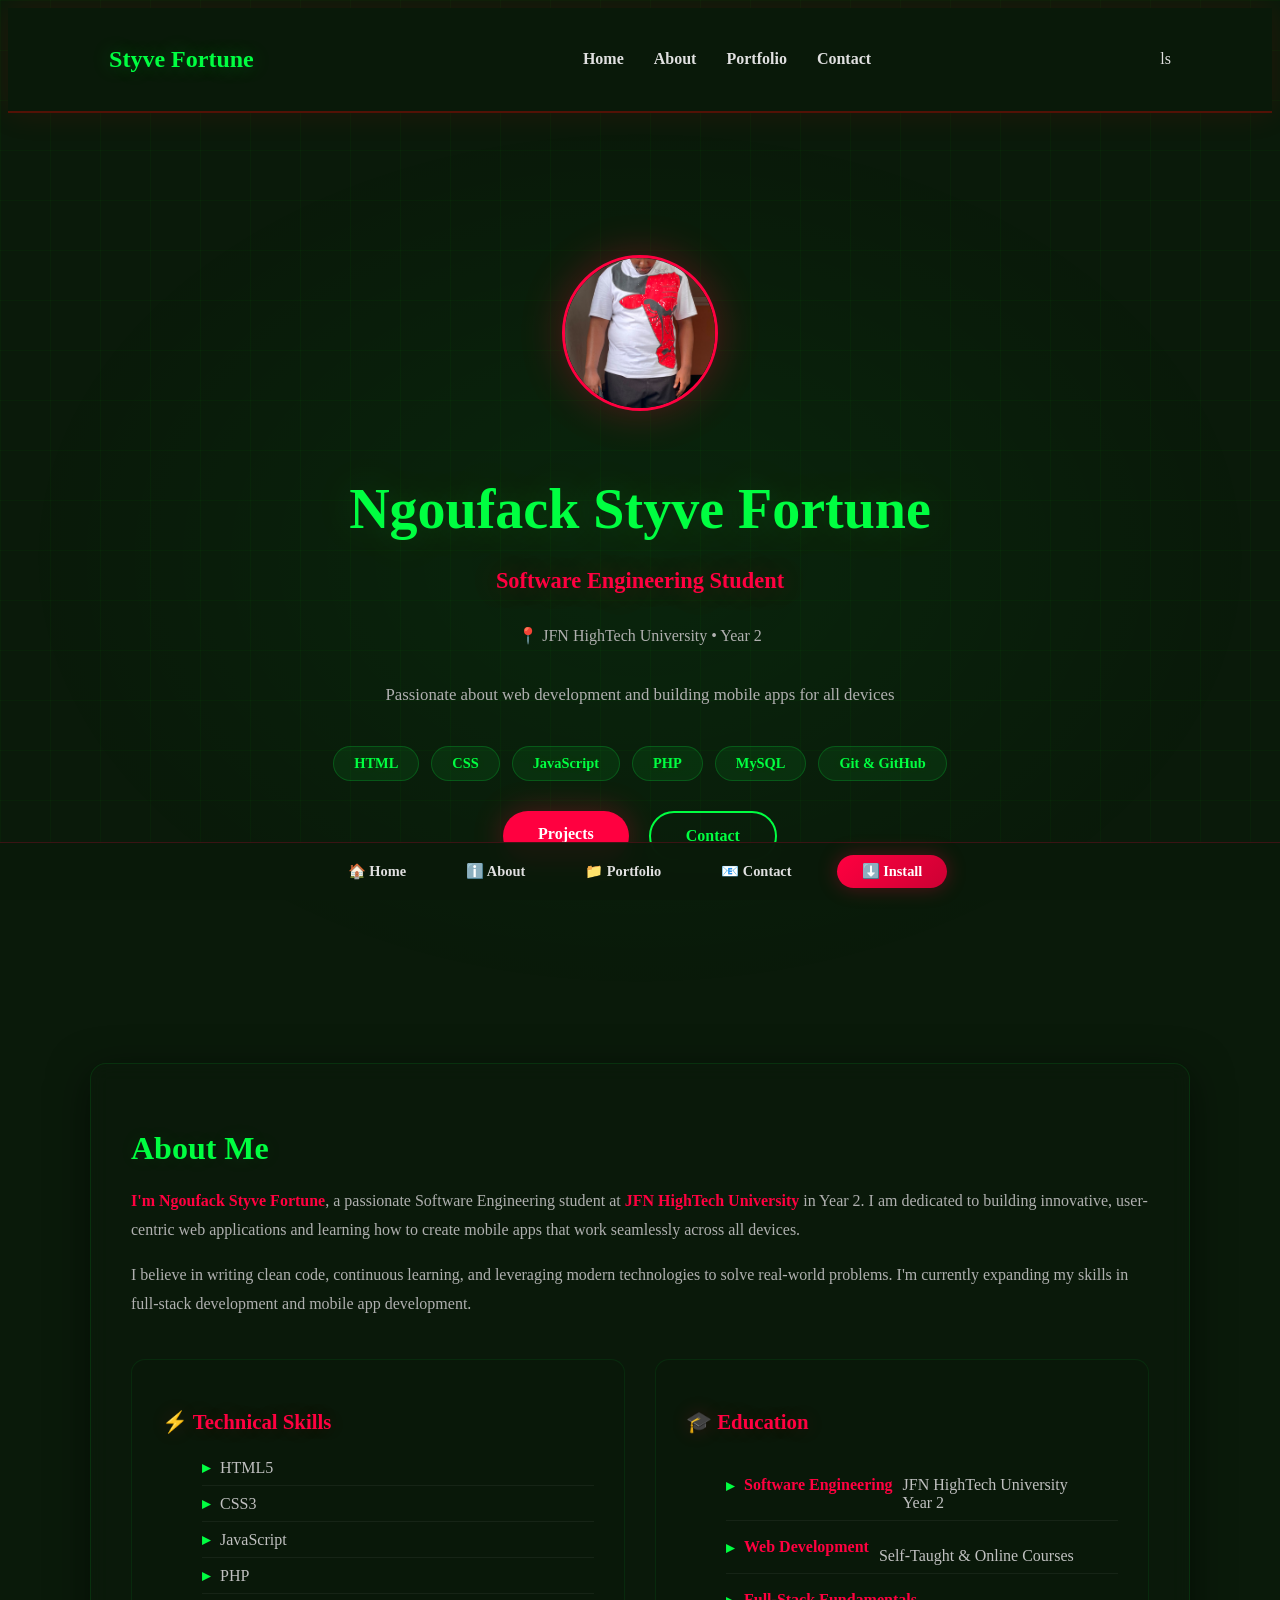
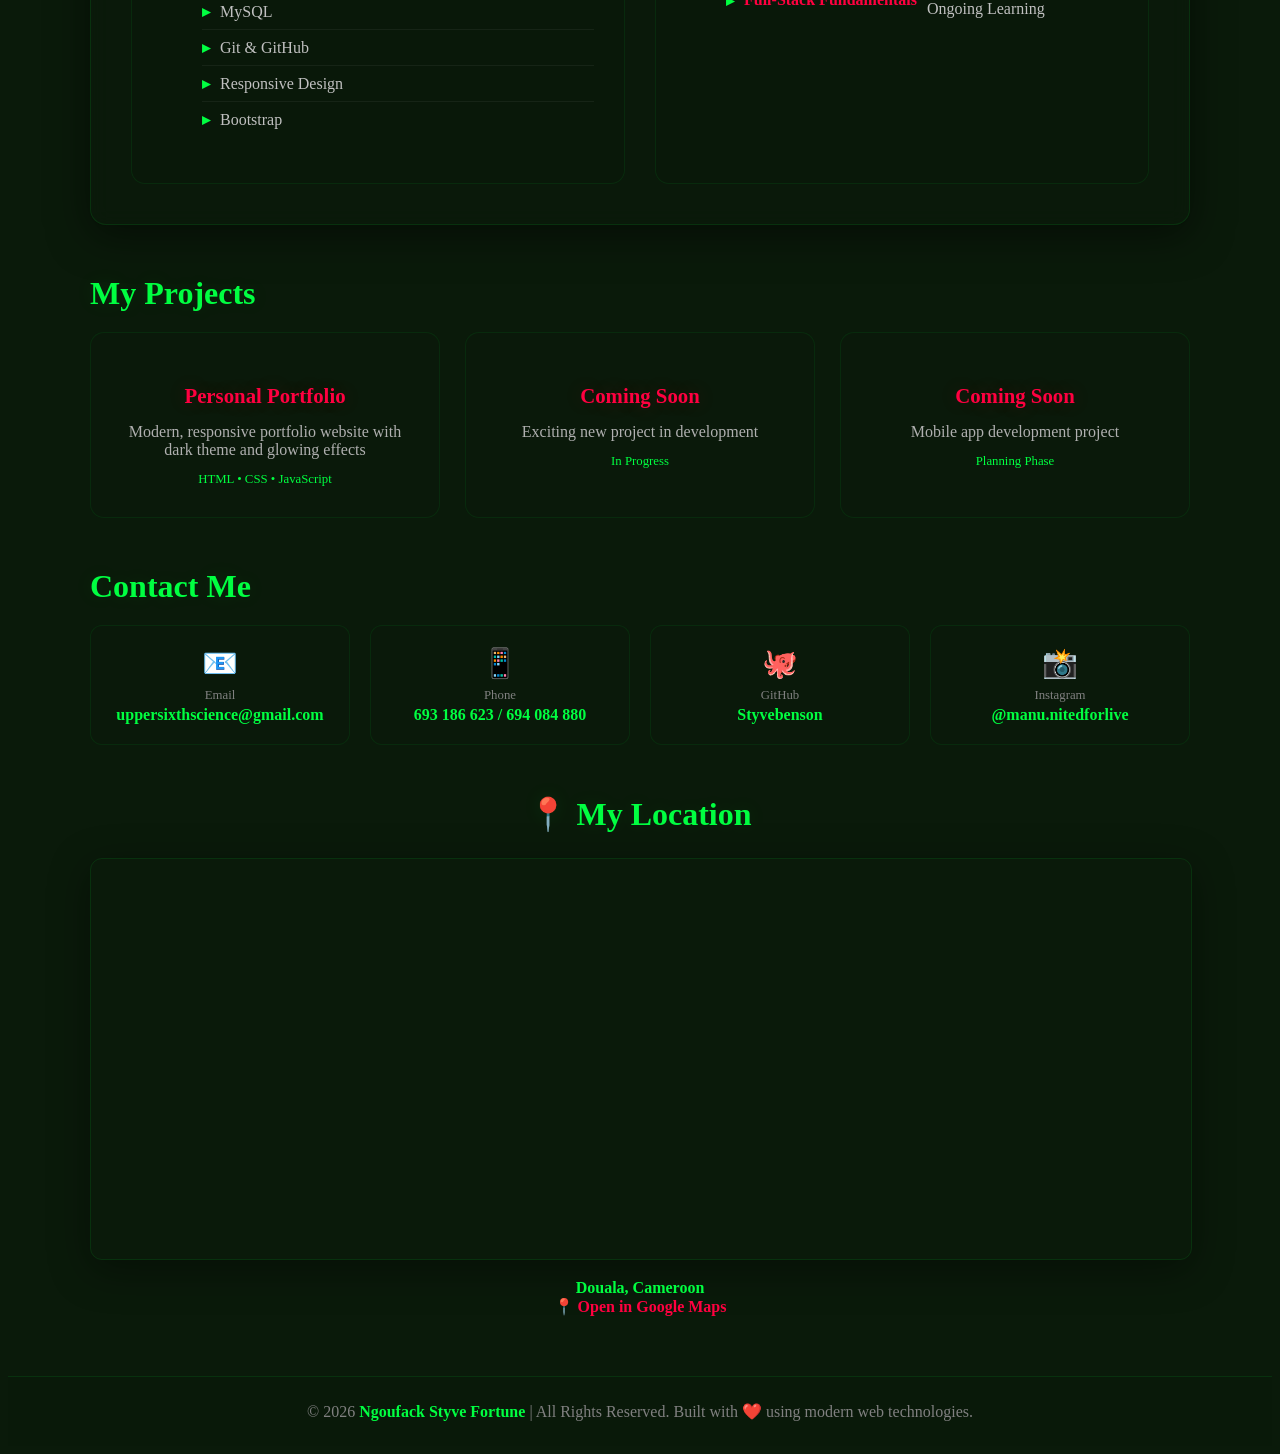
<file: index.html>
<!DOCTYPE html>
<html lang="en">
<head>
<meta charset="UTF-8">
<meta name="viewport" content="width=device-width,initial-scale=1.0">
<title>Ngoufack Styve Fortune | Software Engineering Student</title>
<link rel="preconnect" href="https://fonts.googleapis.com">
<link rel="preconnect" href="https://fonts.gstatic.com" crossorigin>
<link href="https://fonts.googleapis.com/css2?family=Poppins:wght@300;400;600;700;800&display=swap" rel="stylesheet">
<link rel="stylesheet" href="./CSSfiles/index.css">


</head>
<body>

<!-- Navigation -->
<nav>
    <h2>Styve Fortune</h2>
    <ul>
        <li><a href="#home">Home</a></li>
        <li><a href="#about">About</a></li>
        <li><a href="#portfolio">Portfolio</a></li>
        <li><a href="#contact">Contact</a></li>
    </ul>ls
</nav>

<!-- Hero Section -->
<section class="hero" id="home">
    <!-- PROFILE IMAGE - Replace 'your-image.jpg' with your actual image file -->
    <img src="./assets/images/styve.PNG" alt="Ngoufack Styve Fortune" class="profile-image">
    
    <h1>Ngoufack Styve Fortune</h1>
    <p class="subtitle">Software Engineering Student</p>
    <p class="university">📍 JFN HighTech University • Year 2</p>
    <p>Passionate about web development and building mobile apps for all devices</p>
    
    <!-- Tech Tags -->
    <div class="tech-tags">
        <span class="tech-tag">HTML</span>
        <span class="tech-tag">CSS</span>
        <span class="tech-tag">JavaScript</span>
        <span class="tech-tag">PHP</span>
        <span class="tech-tag">MySQL</span>
        <span class="tech-tag">Git & GitHub</span>
    </div>
    
    <div class="btn-group">
        <a href="#portfolio" class="btn btn-primary">Projects</a>
        <a href="#contact" class="btn btn-secondary">Contact</a>
    </div>
</section>

<!-- Main Content -->
<div class="container">

    <!-- About Section -->
    <div class="card" id="about">
        <h2>About Me</h2>
        <p>
            <strong>I'm Ngoufack Styve Fortune</strong>, a passionate Software Engineering student at 
            <strong>JFN HighTech University</strong> in Year 2. I am dedicated to building innovative, 
            user-centric web applications and learning how to create mobile apps that work seamlessly 
            across all devices.
        </p>
        <p>
            I believe in writing clean code, continuous learning, and leveraging modern technologies 
            to solve real-world problems. I'm currently expanding my skills in full-stack development 
            and mobile app development.
        </p>
        
        <!-- Skills & Education Grid -->
        <div class="info-grid">
            
            <!-- Skills -->
            <div class="info-section">
                <h3>⚡ Technical Skills</h3>
                <ul>
                    <li>HTML5</li>
                    <li>CSS3</li>
                    <li>JavaScript</li>
                    <li>PHP</li>
                    <li>MySQL</li>
                    <li>Git & GitHub</li>
                    <li>Responsive Design</li>
                    <li>Bootstrap</li>
                </ul>
            </div>
            
            <!-- Education -->
            <div class="info-section">
                <h3>🎓 Education</h3>
                <ul>
                    <li>
                        <strong>Software Engineering</strong><br>
                        JFN HighTech University<br>
                        Year 2
                    </li>
                    <li>
                        <strong>Web Development</strong><br>
                        Self-Taught & Online Courses
                    </li>
                    <li>
                        <strong>Full-Stack Fundamentals</strong><br>
                        Ongoing Learning
                    </li>
                </ul>
            </div>
            
        </div>
    </div>

    <!-- Portfolio Section -->
    <div style="margin-top: 50px;" id="portfolio">
        <h2 style="color: #00ff41; font-size: 2rem; margin-bottom: 20px; text-shadow: 0 0 20px rgba(0, 255, 65, 0.1);">My Projects</h2>
        <div style="display: grid; grid-template-columns: repeat(auto-fit, minmax(280px, 1fr)); gap: 25px;">
            <!-- Project Card 1 -->
            <div class="info-section" style="text-align: center;">
                <h3 style="color: #ff0040;">Personal Portfolio</h3>
                <p style="color: #b0b0b0; margin: 10px 0;">Modern, responsive portfolio website with dark theme and glowing effects</p>
                <span style="color: #00ff41; font-size: 0.8rem;">HTML • CSS • JavaScript</span>
            </div>
            <!-- Project Card 2 -->
            <div class="info-section" style="text-align: center;">
                <h3 style="color: #ff0040;">Coming Soon</h3>
                <p style="color: #b0b0b0; margin: 10px 0;">Exciting new project in development</p>
                <span style="color: #00ff41; font-size: 0.8rem;">In Progress</span>
            </div>
            <!-- Project Card 3 -->
            <div class="info-section" style="text-align: center;">
                <h3 style="color: #ff0040;">Coming Soon</h3>
                <p style="color: #b0b0b0; margin: 10px 0;">Mobile app development project</p>
                <span style="color: #00ff41; font-size: 0.8rem;">Planning Phase</span>
            </div>
        </div>
    </div>

    <!-- Contact Section -->
    <div style="margin-top: 50px;" id="contact">
        <h2 style="color: #00ff41; font-size: 2rem; margin-bottom: 20px; text-shadow: 0 0 20px rgba(0, 255, 65, 0.1);">Contact Me</h2>
        
        <div class="contact-info">
            <div class="contact-item">
                <div class="icon">📧</div>
                <div class="label">Email</div>
                <div class="value"><a href="mailto:uppersixthscience@gmail.com">uppersixthscience@gmail.com</a></div>
            </div>
            
            <div class="contact-item">
                <div class="icon">📱</div>
                <div class="label">Phone</div>
                <div class="value">693 186 623 / 694 084 880</div>
            </div>
            
            <div class="contact-item">
                <div class="icon">🐙</div>
                <div class="label">GitHub</div>
                <div class="value"><a href="https://github.com/Styvebenson" target="_blank">Styvebenson</a></div>
            </div>
            
            <div class="contact-item">
                <div class="icon">📸</div>
                <div class="label">Instagram</div>
                <div class="value"><a href="https://www.instagram.com/manu.nitedforlive/" target="_blank">@manu.nitedforlive</a></div>
            </div>
        </div>
    </div>

    <!-- Location Section -->
    <section id="location">
        <h2>📍 My Location</h2>
        <iframe 
            src="https://www.google.com/maps/embed?pb=!1m18!1m12!1m3!1d248.7304706080953!2d9.755965345681506!3d4.083896038056455!2m3!1f0!2f0!3f0!3m2!1i1024!2i768!4f13.1!3m3!1m2!1s0x10610d00c66d55cd%3A0xf9a0f7e693d3e73d!2sMankis%20Coworking%20Space!5e0!3m2!1sen!2scm!4v1785754003323!5m2!1sen!2scm"
            width="100%" 
            height="400" 
            style="border:0; border-radius:12px; border: 1px solid rgba(0, 255, 65, 0.1);" 
            allowfullscreen="" 
            loading="lazy">
        </iframe>
        <p>
            <strong style="color: #00ff41;">Douala, Cameroon</strong><br>
            <a href="https://maps.google.com/?q=Mankis+Coworking+Space+Douala" target="_blank">📍 Open in Google Maps</a>
        </p>
    </section>

</div>

<!-- Bottom Bar -->
<div class="bottom-bar">
    <a href="#home">🏠 Home</a>
    <a href="#about">ℹ️ About</a>
    <a href="#portfolio">📁 Portfolio</a>
    <a href="#contact">📧 Contact</a>
    <a href="#" class="install-btn">⬇️ Install</a>
</div>

<!-- Footer -->
<footer>
    &copy; 2026 <strong>Ngoufack Styve Fortune</strong> | All Rights Reserved. 
    Built with ❤️ using modern web technologies.
</footer>

</body>
</html>
</file>
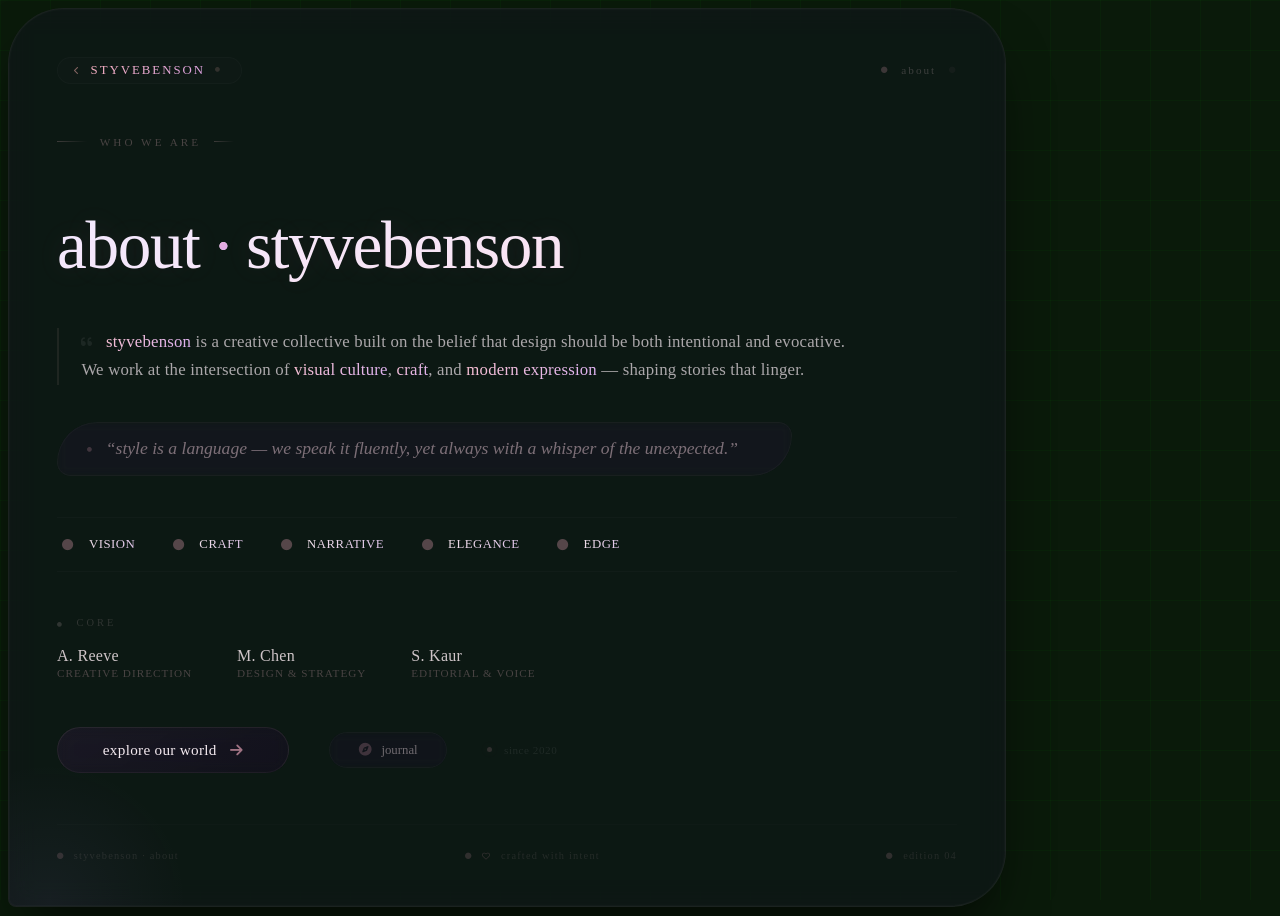
<file: about.html>
<!DOCTYPE html>
<html lang="en">
<head>
    <meta charset="UTF-8" />
    <meta name="viewport" content="width=device-width, initial-scale=1.0" />
    <title>styvebenson · about</title>
    <!-- Font Awesome for refined icons -->
    <link rel="stylesheet" href="https://cdnjs.cloudflare.com/ajax/libs/font-awesome/6.0.0-beta3/css/all.min.css" />
    <link rel="stylesheet" href="./CSSfiles/index.css" />
</head>
<body>
    <div class="about-card">
        <div class="about-content">

            <!-- navigation / breadcrumb -->
            <div class="nav-instyle">
                <a href="#" class="brand-home" style="cursor: pointer;">
                    <i class="fas fa-chevron-left" style="font-size: 0.5rem;"></i>
                    <span>styvebenson</span>
                    <i class="fas fa-circle" style="font-size: 0.3rem; opacity: 0.3;"></i>
                </a>
                <div class="page-indicator">
                    <i class="fas fa-circle"></i> about
                    <i class="fas fa-circle" style="opacity: 0.2;"></i>
                </div>
            </div>

            <!-- header -->
            <div class="about-header">
                <div class="about-eyebrow">
                    <span class="line"></span>
                    <span>who we are</span>
                    <span class="line" style="width: 20px;"></span>
                </div>
                <h1 class="about-title">
                    about <i>·</i> styvebenson
                </h1>
            </div>

            <!-- description & quote -->
            <div class="about-description">
                <div class="about-text">
                    <i class="fas fa-quote-left" style="opacity: 0.1; margin-right: 8px; font-size: 0.8rem;"></i>
                    <strong>styvebenson</strong> is a creative collective built on the belief that design should be both 
                    intentional and evocative. We work at the intersection of <strong>visual culture</strong>, 
                    <strong>craft</strong>, and <strong>modern expression</strong> — shaping stories that linger.
                </div>
                <div class="about-quote">
                    <i class="fas fa-circle" style="font-size: 0.3rem; vertical-align: middle;"></i>
                    “style is a language — we speak it fluently, yet always with a whisper of the unexpected.”
                </div>
            </div>

            <!-- pillars / style markers -->
            <div class="pillars">
                <div class="pillar-item"><i class="fas fa-circle"></i> <span>vision</span></div>
                <div class="pillar-item"><i class="fas fa-circle"></i> <span>craft</span></div>
                <div class="pillar-item"><i class="fas fa-circle"></i> <span>narrative</span></div>
                <div class="pillar-item"><i class="fas fa-circle"></i> <span>elegance</span></div>
                <div class="pillar-item"><i class="fas fa-circle"></i> <span>edge</span></div>
            </div>

            <!-- team (minimal) -->
            <div class="team-section">
                <div class="team-label">
                    <i class="fas fa-circle" style="font-size: 0.3rem; margin-right: 6px;"></i> core
                </div>
                <div class="team-grid">
                    <div class="team-member">
                        <span class="member-name">A. Reeve</span>
                        <span class="member-role">creative direction</span>
                    </div>
                    <div class="team-member">
                        <span class="member-name">M. Chen</span>
                        <span class="member-role">design & strategy</span>
                    </div>
                    <div class="team-member">
                        <span class="member-name">S. Kaur</span>
                        <span class="member-role">editorial & voice</span>
                    </div>
                </div>
            </div>

            <!-- action -->
            <div class="about-action">
                <a href="#" class="btn-about" style="cursor: pointer;">
                    <span>explore our world</span>
                    <i class="fas fa-arrow-right"></i>
                </a>
                <a href="#" class="btn-about-outline" style="cursor: pointer;">
                    <i class="fas fa-compass"></i> journal
                </a>
                <span style="display: flex; align-items: center; gap: 8px; font-size: 0.7rem; color: rgba(255,255,255,0.08); letter-spacing: 0.5px;">
                    <span class="glow-dot"></span> since 2020
                </span>
            </div>

            <!-- meta -->
            <div class="about-meta">
                <span><i class="fas fa-circle"></i> styvebenson · about</span>
                <span><i class="fas fa-circle"></i> <i class="far fa-heart" style="font-size: 0.5rem;"></i> crafted with intent</span>
                <span><i class="fas fa-circle"></i> edition 04</span>
            </div>

        </div>
    </div>
</body>
</html>
</file>
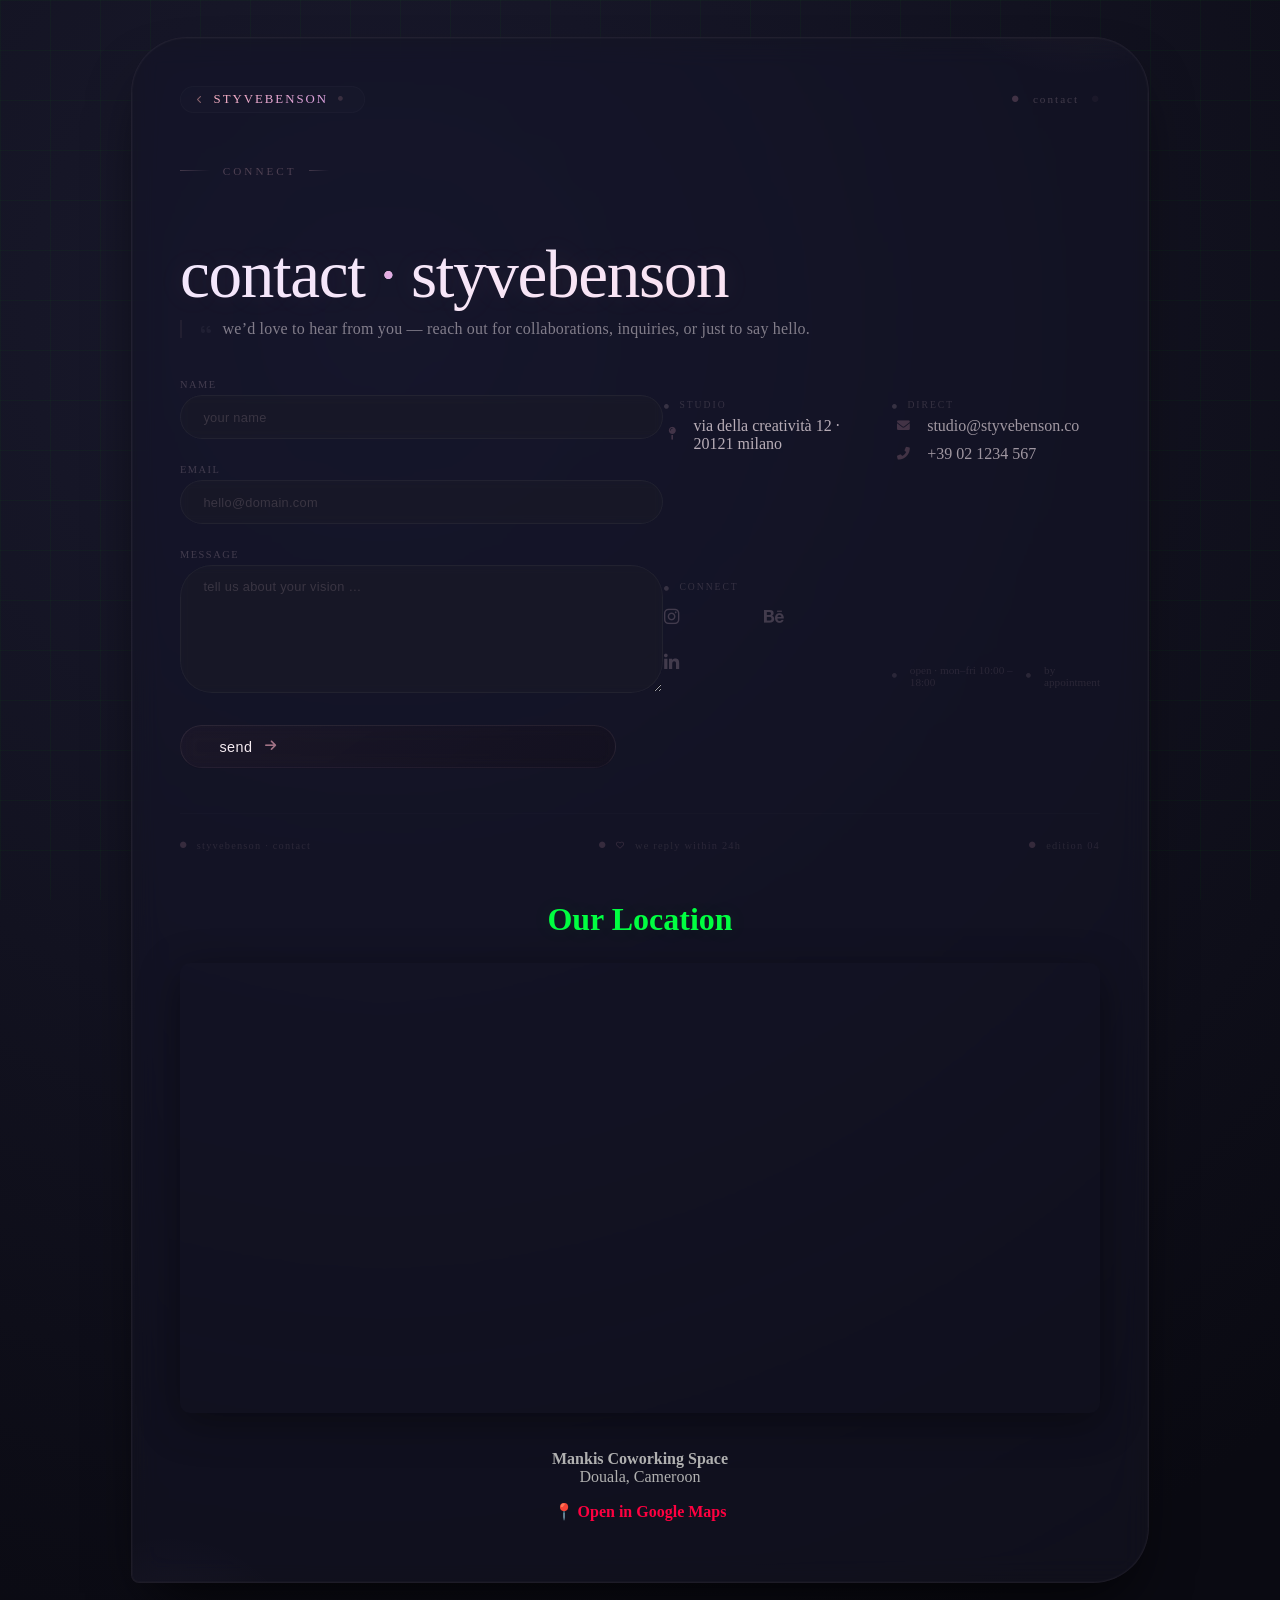
<file: contact.html>
<!DOCTYPE html>
<html lang="en">
<head>
    <meta charset="UTF-8" />
    <meta name="viewport" content="width=device-width, initial-scale=1.0" />
    <title>styvebenson · contact</title>
    <!-- Font Awesome for refined icons -->
    <link rel="stylesheet" href="https://cdnjs.cloudflare.com/ajax/libs/font-awesome/6.0.0-beta3/css/all.min.css" />
    <link rel="stylesheet" href="./CSSfiles/index.css" />
</head>
<body>
    <div class="contact-card">
        <div class="contact-content">

            <!-- navigation / breadcrumb -->
            <div class="nav-instyle">
                <a href="#" class="brand-home" style="cursor: pointer;">
                    <i class="fas fa-chevron-left" style="font-size: 0.5rem;"></i>
                    <span>styvebenson</span>
                    <i class="fas fa-circle" style="font-size: 0.3rem; opacity: 0.3;"></i>
                </a>
                <div class="page-indicator">
                    <i class="fas fa-circle"></i> contact
                    <i class="fas fa-circle" style="opacity: 0.2;"></i>
                </div>
            </div>

            <!-- header -->
            <div class="contact-header">
                <div class="contact-eyebrow">
                    <span class="line"></span>
                    <span>connect</span>
                    <span class="line" style="width: 20px;"></span>
                </div>
                <h1 class="contact-title">
                    contact <i>·</i> styvebenson
                </h1>
                <div class="contact-sub">
                    <i class="fas fa-quote-left" style="opacity: 0.1; margin-right: 6px; font-size: 0.7rem;"></i>
                    we’d love to hear from you — reach out for collaborations, inquiries, or just to say hello.
                </div>
            </div>

            <!-- grid: form + info -->
            <div class="contact-grid">
                <!-- left: form -->
                <div class="form-group">
                    <div class="form-field">
                        <label for="name">name</label>
                        <input type="text" id="name" placeholder="your name" />
                    </div>
                    <div class="form-field">
                        <label for="email">email</label>
                        <input type="email" id="email" placeholder="hello@domain.com" />
                    </div>
                    <div class="form-field">
                        <label for="message">message</label>
                        <textarea id="message" placeholder="tell us about your vision …"></textarea>
                    </div>
                    <button class="submit-btn" style="cursor: pointer;">
                        <span>send</span>
                        <i class="fas fa-arrow-right"></i>
                    </button>
                </div>

                <!-- right: contact info -->
                <div class="contact-info">
                    <div class="info-block">
                        <div class="info-label"><i class="fas fa-circle" style="font-size: 0.3rem; margin-right: 4px;"></i> studio</div>
                        <div class="info-value">
                            <i class="fas fa-map-pin"></i>
                            <span>via della creatività 12 · 20121 milano</span>
                        </div>
                    </div>

                    <div class="info-block">
                        <div class="info-label"><i class="fas fa-circle" style="font-size: 0.3rem; margin-right: 4px;"></i> direct</div>
                        <div class="info-value">
                            <i class="fas fa-envelope"></i>
                            <a href="mailto:studio@styvebenson.co">studio@styvebenson.co</a>
                        </div>
                        <div class="info-value" style="margin-top: 0.2rem;">
                            <i class="fas fa-phone-alt"></i>
                            <a href="tel:+39021234567">+39 02 1234 567</a>
                        </div>
                    </div>

                    <div class="info-block">
                        <div class="info-label"><i class="fas fa-circle" style="font-size: 0.3rem; margin-right: 4px;"></i> connect</div>
                        <div class="social-row">
                            <a href="#" class="social-link" style="cursor: pointer;">
                                <i class="fab fa-instagram"></i>
                                <span>instagram</span>
                            </a>
                            <a href="#" class="social-link" style="cursor: pointer;">
                                <i class="fab fa-behance"></i>
                                <span>behance</span>
                            </a>
                            <a href="#" class="social-link" style="cursor: pointer;">
                                <i class="fab fa-linkedin-in"></i>
                                <span>linkedin</span>
                            </a>
                        </div>
                    </div>

                    <!-- small extra: hours / vibe -->
                    <div style="display: flex; align-items: center; gap: 0.8rem; margin-top: 0.2rem; font-size: 0.7rem; color: rgba(255,220,230,0.1);">
                        <i class="fas fa-circle" style="font-size: 0.3rem;"></i>
                        <span>open · mon–fri 10:00 – 18:00</span>
                        <i class="fas fa-circle" style="font-size: 0.3rem;"></i>
                        <span>by appointment</span>
                    </div>
                </div>
            </div>

            <!-- meta -->
            <div class="contact-meta">
                <span><i class="fas fa-circle"></i> styvebenson · contact</span>
                <span><i class="fas fa-circle"></i> <i class="far fa-heart" style="font-size: 0.5rem;"></i> we reply within 24h</span>
                <span><i class="fas fa-circle"></i> edition 04</span>
            </div>
<!-- Location Section -->
<section id="location">
    <h2>Our Location</h2>

    <iframe
        src="https://www.google.com/maps/embed?pb=!1m18!1m12!1m3!1d248.7304706080953!2d9.755965345681506!3d4.083896038056455!2m3!1f0!2f0!3f0!3m2!1i1024!2i768!4f13.1!3m3!1m2!1s0x10610d00c66d55cd%3A0xf9a0f7e693d3e73d!2sMankis%20Coworking%20Space!5e0!3m2!1sen!2scm!4v1785754003323!5m2!1sen!2scm"
        width="100%"
        height="450"
        style="border:0; border-radius:10px;"
        allowfullscreen=""
        loading="lazy"
        referrerpolicy="strict-origin-when-cross-origin">
    </iframe>

    <br><br>

    <p style="text-align:center;">
        <strong>Mankis Coworking Space</strong><br>
        Douala, Cameroon
    </p>

    <p style="text-align:center;">
        <a href="https://maps.google.com/?q=Mankis+Coworking+Space+Douala" target="_blank">
            📍 Open in Google Maps
        </a>
    </p>
</section>
        </div>
    </div>
</body>
</html>
</file>
<file: CSSfiles/index.css>
is it true that the epl match one is always fixture with the team that won it the previous year
EPL Schedule

Coventry City

Arsenal FC

Friday

9:00 PM

Manchester United

Hull City

Saturday

1:30 PM

Crystal Palace

Everton FC

Saturday

4:00 PM

Sunderland AFC

Ipswich Town

Saturday

4:00 PM

Show more
Give feedback

Not exactly. There is no rule that the Premier League champion must play in the first match of the new season.

What is true is that the fixture list often gives the defending champion a Matchweek 1 game, just like every other club. The opponent is decided by the Premier League fixture-generation process, not because they won the previous season.

For example, for 2026/27, Arsenal won the 2025/26 title, and Arsenal's opening match is against Coventry City.

So:

🏆 Previous champion → plays in Matchweek 1
❌ Previous champion → doesn't automatically play the "first match" of the whole season
❌ They don't necessarily play a particular type of team
🎲 The opponent is determined when the fixtures are generated.

If by "match one" you mean the very first game shown on the fixture list, then no, the defending champion isn't always that team.

Pasted code.css
File
u see that my css file when i linked it to the respectives .html files it would work properly ohh my problem now is that when i will open open it in an intergrated broser to check every will be okay my problem is that the files is not in order it is in disorder form can you pls arrange that my code so it should be in order please bcs it is in disorder

Yes bro 👍 I checked your CSS file. The main problem is not that your CSS is badly written — it is that you have three different page styles mixed together, and some rules such as *, body, .contact-info, and @keyframes are repeated.

For example, your file has another body definition around line 537 and another around line 994, so the later rules can override the earlier homepage design.

I reorganized it into this order:

Global reset + Homepage
Contact page
About page
Responsive styles
Scrollbar
Removed unnecessary duplicate global rules
Prevented the Contact/About body styling from interfering with the homepage
Prevented the Contact page's .contact-info styling from accidentally overriding the homepage version.
Download the organized CSS

Download the cleaned and organized CSS file

Important

Replace your current CSS file with this new one, but keep the same filename/path that your HTML files are linking to.

For example, if your HTML currently has:

<link rel="stylesheet" href="style.css">

then either rename the new file to style.css, or copy its contents into your existing style.css.

Your HTML files do not necessarily need to be changed just because we organized the CSS.

If you want, you can also 
send me your index.html, about.html, and contact.html, and I can 
check the three HTML files together with this CSS to make sure everything is properly connected and ordered when you open it in the VS Code integrated browser. 

portfolio_clean_organized.css
Code

Library
/
portfolio_clean_organized.css
/*
=========================================================
STYVE BENSON PORTFOLIO
CLEAN / ORGANIZED STYLESHEET
=========================================================

Structure:
1. Global reset + homepage
2. Contact page
3. About page
4. Responsive rules
5. Scrollbar

The original file contained repeated * and body rules.
Those have been organized so the three page designs
do not overwrite each other.
=========================================================
*/

/* =========================================================
   1. GLOBAL RESET + HOMEPAGE
   ========================================================= */

* {
    margin: 0;
    padding: 0;
    box-sizing: border-box;
    font-family: 'Poppins', sans-serif;
}

body {
    background: #0a1a0a;
    color: #e0e0e0;
    min-height: 100vh;
}

/* Grid Background Effect */
body::before {
    content: '';
    position: fixed;
    top: 0;
    left: 0;
    width: 100%;
    height: 100%;
    background-image: 
        linear-gradient(rgba(0, 255, 0, 0.03) 1px, transparent 1px),
        linear-gradient(90deg, rgba(0, 255, 0, 0.03) 1px, transparent 1px);
    background-size: 50px 50px;
    pointer-events: none;
    z-index: 0;
}

/* Navigation */
nav {
    position: sticky;
    top: 0;
    display: flex;
    justify-content: space-between;
    align-items: center;
    padding: 18px 8%;
    background: rgba(10, 26, 10, 0.95);
    backdrop-filter: blur(10px);
    border-bottom: 2px solid rgba(255, 0, 0, 0.3);
    box-shadow: 0 0 30px rgba(255, 0, 0, 0.1);
    z-index: 1000;
}

nav h2 {
    color: #00ff41;
    font-weight: 800;
    font-size: 1.5rem;
    text-shadow: 0 0 20px rgba(0, 255, 65, 0.3);
}

nav ul {
    display: flex;
    list-style: none;
    gap: 30px;
}

nav a {
    text-decoration: none;
    color: #e0e0e0;
    font-weight: 600;
    transition: all 0.3s ease;
    position: relative;
}

nav a::after {
    content: '';
    position: absolute;
    bottom: -5px;
    left: 0;
    width: 0;
    height: 2px;
    background: #ff0040;
    transition: width 0.3s ease;
    box-shadow: 0 0 15px rgba(255, 0, 64, 0.5);
}

nav a:hover {
    color: #ff0040;
}

nav a:hover::after {
    width: 100%;
}

/* Hero Section */
.hero {
    min-height: 90vh;
    display: flex;
    flex-direction: column;
    justify-content: center;
    align-items: center;
    text-align: center;
    padding: 40px 20px;
    position: relative;
    z-index: 1;
    background: radial-gradient(ellipse at center, rgba(0, 255, 65, 0.05) 0%, transparent 70%);
}

/* Profile Image */
.profile-image {
    width: 150px;
    height: 150px;
    border-radius: 50%;
    border: 3px solid #ff0040;
    box-shadow: 0 0 40px rgba(255, 0, 64, 0.3);
    margin-bottom: 20px;
    object-fit: cover;
    background: #0a1a0a;
    transition: all 0.3s ease;
}

.profile-image:hover {
    transform: scale(1.05);
    box-shadow: 0 0 60px rgba(255, 0, 64, 0.5);
}

.hero h1 {
    font-size: 3.5rem;
    font-weight: 800;
    color: #00ff41;
    text-shadow: 0 0 40px rgba(0, 255, 65, 0.2);
    margin-bottom: 5px;
}

.hero .subtitle {
    font-size: 1.4rem;
    color: #ff0040;
    font-weight: 600;
    text-shadow: 0 0 30px rgba(255, 0, 64, 0.3);
    margin-bottom: 5px;
}

.hero .university {
    font-size: 1rem;
    color: #b0b0b0;
    margin-bottom: 15px;
}

.hero p {
    max-width: 760px;
    margin: 15px 0;
    line-height: 1.8;
    font-size: 1.05rem;
    color: #b0b0b0;
}

/* Tech Stack Tags */
.tech-tags {
    display: flex;
    flex-wrap: wrap;
    justify-content: center;
    gap: 12px;
    margin: 20px 0;
}

.tech-tag {
    background: rgba(0, 255, 65, 0.08);
    border: 1px solid rgba(0, 255, 65, 0.2);
    color: #00ff41;
    padding: 8px 20px;
    border-radius: 30px;
    font-size: 0.9rem;
    font-weight: 600;
    transition: all 0.3s ease;
    text-shadow: 0 0 10px rgba(0, 255, 65, 0.1);
}

.tech-tag:hover {
    background: rgba(255, 0, 64, 0.15);
    border-color: #ff0040;
    color: #ff0040;
    transform: translateY(-3px);
    box-shadow: 0 5px 20px rgba(255, 0, 64, 0.2);
}

/* Buttons */
.btn-group {
    display: flex;
    gap: 20px;
    flex-wrap: wrap;
    justify-content: center;
    margin-top: 10px;
}

.btn {
    padding: 14px 35px;
    border-radius: 40px;
    text-decoration: none;
    font-weight: 700;
    transition: all 0.3s ease;
    position: relative;
    overflow: hidden;
}

.btn-primary {
    background: #ff0040;
    color: #fff;
    box-shadow: 0 0 30px rgba(255, 0, 64, 0.3);
}

.btn-primary:hover {
    transform: translateY(-3px);
    box-shadow: 0 0 50px rgba(255, 0, 64, 0.5);
    background: #ff1a4a;
}

.btn-secondary {
    background: transparent;
    color: #00ff41;
    border: 2px solid #00ff41;
}

.btn-secondary:hover {
    background: rgba(0, 255, 65, 0.1);
    transform: translateY(-3px);
    box-shadow: 0 0 30px rgba(0, 255, 65, 0.2);
}

/* Container */
.container {
    width: min(1100px, 90%);
    margin: 60px auto;
    position: relative;
    z-index: 1;
}

/* Cards */
.card {
    background: rgba(10, 26, 10, 0.9);
    padding: 40px;
    border-radius: 16px;
    border: 1px solid rgba(0, 255, 65, 0.1);
    box-shadow: 0 10px 40px rgba(0, 0, 0, 0.5);
    backdrop-filter: blur(10px);
    transition: all 0.3s ease;
}

.card:hover {
    border-color: rgba(255, 0, 64, 0.3);
    box-shadow: 0 10px 50px rgba(255, 0, 64, 0.1);
}

.card h2 {
    color: #00ff41;
    font-size: 2rem;
    margin-bottom: 20px;
    text-shadow: 0 0 20px rgba(0, 255, 65, 0.1);
}

.card p {
    color: #b0b0b0;
    line-height: 1.8;
    margin-bottom: 12px;
}

.card strong {
    color: #ff0040;
}

/* Skills & Education Grid */
.info-grid {
    display: grid;
    grid-template-columns: 1fr 1fr;
    gap: 30px;
    margin-top: 40px;
}

@media (max-width: 768px) {
    .info-grid {
        grid-template-columns: 1fr;
    }
}

.info-section {
    background: rgba(10, 26, 10, 0.8);
    padding: 30px;
    border-radius: 14px;
    border: 1px solid rgba(0, 255, 65, 0.08);
    transition: all 0.3s ease;
}

.info-section:hover {
    border-color: rgba(255, 0, 64, 0.2);
    box-shadow: 0 5px 30px rgba(255, 0, 64, 0.05);
}

.info-section h3 {
    color: #ff0040;
    font-size: 1.3rem;
    margin-bottom: 15px;
    text-shadow: 0 0 20px rgba(255, 0, 64, 0.2);
}

.info-section ul {
    list-style: none;
}

.info-section ul li {
    padding: 8px 0;
    color: #c0c0c0;
    border-bottom: 1px solid rgba(255, 255, 255, 0.05);
    display: flex;
    align-items: center;
    gap: 10px;
}

.info-section ul li::before {
    content: '▸';
    color: #00ff41;
    font-weight: bold;
}

.info-section ul li:last-child {
    border-bottom: none;
}

/* Contact Section */
.contact-info {
    display: grid;
    grid-template-columns: repeat(auto-fit, minmax(200px, 1fr));
    gap: 20px;
    margin-top: 20px;
}

.contact-item {
    background: rgba(10, 26, 10, 0.8);
    padding: 20px;
    border-radius: 12px;
    border: 1px solid rgba(0, 255, 65, 0.08);
    text-align: center;
    transition: all 0.3s ease;
}

.contact-item:hover {
    border-color: rgba(255, 0, 64, 0.3);
    transform: translateY(-5px);
    box-shadow: 0 5px 30px rgba(255, 0, 64, 0.05);
}

.contact-item .icon {
    font-size: 1.8rem;
    margin-bottom: 8px;
}

.contact-item .label {
    color: #808080;
    font-size: 0.8rem;
    margin-bottom: 3px;
}

.contact-item .value {
    color: #00ff41;
    font-weight: 600;
}

.contact-item a {
    color: #00ff41;
    text-decoration: none;
    transition: all 0.3s ease;
}

.contact-item a:hover {
    color: #ff0040;
}

/* Location Section */
#location {
    margin-top: 50px;
}

#location h2 {
    color: #00ff41;
    font-size: 2rem;
    margin-bottom: 25px;
    text-shadow: 0 0 20px rgba(0, 255, 65, 0.1);
    text-align: center;
}

#location iframe {
    border-radius: 12px;
    border: 1px solid rgba(0, 255, 65, 0.1);
    box-shadow: 0 10px 40px rgba(0, 0, 0, 0.4);
}

#location p {
    text-align: center;
    margin-top: 15px;
    color: #b0b0b0;
}

#location a {
    color: #ff0040;
    text-decoration: none;
    font-weight: 600;
    transition: all 0.3s ease;
}

#location a:hover {
    color: #ff3366;
    text-shadow: 0 0 20px rgba(255, 0, 64, 0.3);
}

/* Bottom Bar */
.bottom-bar {
    position: fixed;
    bottom: 0;
    left: 0;
    right: 0;
    display: flex;
    justify-content: center;
    align-items: center;
    gap: 30px;
    padding: 12px 20px;
    background: rgba(10, 26, 10, 0.95);
    backdrop-filter: blur(10px);
    border-top: 1px solid rgba(255, 0, 64, 0.2);
    z-index: 1000;
}

.bottom-bar a {
    color: #e0e0e0;
    text-decoration: none;
    font-weight: 600;
    font-size: 0.9rem;
    transition: all 0.3s ease;
    padding: 5px 15px;
    border-radius: 20px;
}

.bottom-bar a:hover {
    color: #ff0040;
    background: rgba(255, 0, 64, 0.1);
}

.bottom-bar .install-btn {
    background: linear-gradient(135deg, #ff0040, #cc0033);
    color: #fff;
    padding: 8px 25px;
    border-radius: 30px;
    box-shadow: 0 0 20px rgba(255, 0, 64, 0.3);
}

.bottom-bar .install-btn:hover {
    transform: translateY(-2px);
    box-shadow: 0 0 30px rgba(255, 0, 64, 0.5);
    background: linear-gradient(135deg, #ff1a4a, #dd0033);
}

/* Footer */
footer {
    background: rgba(10, 26, 10, 0.95);
    border-top: 1px solid rgba(0, 255, 65, 0.1);
    color: #808080;
    text-align: center;
    padding: 25px;
    margin-top: 60px;
    position: relative;
    z-index: 1;
}

footer strong {
    color: #00ff41;
}

/* Responsive */
@media (max-width: 768px) {
    nav {
        flex-direction: column;
        gap: 15px;
        padding: 15px 5%;
    }
    
    nav ul {
        flex-direction: column;
        align-items: center;
        gap: 12px;
    }
    
    .hero h1 {
        font-size: 2rem;
    }
    
    .hero .subtitle {
        font-size: 1.1rem;
    }
    
    .hero p {
        font-size: 0.95rem;
    }
    
    .card {
        padding: 25px;
    }
    
    .bottom-bar {
        flex-wrap: wrap;
        gap: 15px;
        padding: 10px;
    }
    
    .bottom-bar a {
        font-size: 0.8rem;
        padding: 4px 12px;
    }
    
    .contact-info {
        grid-template-columns: 1fr;
    }
}

/* Scrollbar Styling */
::-webkit-scrollbar {
    width: 8px;
}

::-webkit-scrollbar-track {
    background: #0a1a0a;
}

::-webkit-scrollbar-thumb {
    background: #ff0040;
    border-radius: 10px;
}

::-webkit-scrollbar-thumb:hover {

/* =========================================================
   PAGE-SPECIFIC BACKGROUND OVERRIDES
   ========================================================= */

body:has(.contact-card)::before,
body:has(.about-card)::before {
    display: none;
}


/* =========================================================
   2. CONTACT PAGE
   ========================================================= */

margin: 0;
            padding: 0;
            box-sizing: border-box;
        }

        body:has(.contact-card) {
    min-height: 100vh;
    display: flex;
    align-items: center;
    justify-content: center;
    background: #0b0b0e;
    background: radial-gradient(circle at 30% 20%, #1a1a2e, #0a0a12 90%);
    padding: 1.8rem;
}

        /* main card – glassmorphism, "styvebenson" signature */
        .contact-card {
            max-width: 920px;
            width: 100%;
            background: rgba(20, 20, 33, 0.6);
            backdrop-filter: blur(14px) saturate(180%);
            -webkit-backdrop-filter: blur(14px) saturate(180%);
            border-radius: 3.5rem 3.5rem 3.5rem 0.5rem;
            border: 1px solid rgba(255, 215, 215, 0.06);
            box-shadow: 0 30px 60px -20px rgba(0, 0, 0, 0.8), 0 0 0 1px rgba(255, 215, 215, 0.02) inset;
            padding: 3rem 3rem 2.8rem;
            position: relative;
            overflow: hidden;
            animation: floatUp 0.9s cubic-bezier(0.16, 0.8, 0.2, 1) forwards;
            opacity: 0;
            transform: translateY(30px) scale(0.98);
        }

        @keyframes floatUp {
            0% { opacity: 0; transform: translateY(30px) scale(0.98); }
            100% { opacity: 1; transform: translateY(0) scale(1); }
        }

        /* decorative glow – "styvebenson" mood */
        .contact-card::before {
            content: '';
            position: absolute;
            top: -20%;
            right: -10%;
            width: 350px;
            height: 350px;
            background: radial-gradient(circle, rgba(255, 180, 200, 0.08) 0%, rgba(255, 100, 150, 0) 70%);
            border-radius: 50%;
            pointer-events: none;
            z-index: 0;
        }

        .contact-card::after {
            content: '';
            position: absolute;
            bottom: -15%;
            left: -10%;
            width: 280px;
            height: 280px;
            background: radial-gradient(circle, rgba(180, 150, 255, 0.06) 0%, rgba(100, 80, 200, 0) 70%);
            border-radius: 50%;
            pointer-events: none;
            z-index: 0;
        }

        .contact-content {
            position: relative;
            z-index: 2;
        }

        /* ----- navigation / breadcrumb (styvebenson) ----- */
        .nav-instyle {
            display: flex;
            justify-content: space-between;
            align-items: center;
            flex-wrap: wrap;
            gap: 1rem 0.5rem;
            margin-bottom: 2.8rem;
        }

        .brand-home {
            display: inline-flex;
            align-items: center;
            gap: 0.6rem;
            font-size: 0.8rem;
            letter-spacing: 2px;
            text-transform: uppercase;
            color: rgba(255, 210, 210, 0.4);
            background: rgba(255, 255, 255, 0.01);
            padding: 0.3rem 1.2rem 0.3rem 1rem;
            border-radius: 60px;
            border: 1px solid rgba(255, 255, 255, 0.02);
            text-decoration: none;
            transition: all 0.2s ease;
        }

        .brand-home i {
            font-size: 0.6rem;
            color: rgba(255, 180, 180, 0.5);
        }

        .brand-home span {
            background: linear-gradient(135deg, #f7b0c0, #d9a0e0);
            -webkit-background-clip: text;
            -webkit-text-fill-color: transparent;
            font-weight: 500;
        }

        .brand-home:hover {
            background: rgba(255, 255, 255, 0.02);
            border-color: rgba(255, 180, 200, 0.08);
        }

        .page-indicator {
            font-size: 0.7rem;
            letter-spacing: 2px;
            color: rgba(255, 220, 230, 0.2);
            display: flex;
            align-items: center;
            gap: 0.8rem;
        }

        .page-indicator i {
            color: rgba(255, 180, 200, 0.2);
            font-size: 0.4rem;
        }

        /* ----- main header ----- */
        .contact-header {
            margin-bottom: 2.6rem;
        }

        .contact-eyebrow {
            display: inline-flex;
            align-items: center;
            gap: 0.8rem;
            font-size: 0.7rem;
            letter-spacing: 3px;
            text-transform: uppercase;
            color: rgba(255, 200, 210, 0.25);
            margin-bottom: 1rem;
        }

        .contact-eyebrow .line {
            width: 30px;
            height: 1px;
            background: linear-gradient(90deg, rgba(255, 200, 210, 0.2), transparent);
        }

        .contact-title {
            font-size: clamp(2.8rem, 10vw, 4.2rem);
            font-weight: 500;
            line-height: 1.1;
            letter-spacing: -0.02em;
            background: linear-gradient(160deg, #f2e9ff, #ffe2ec);
            -webkit-background-clip: text;
            -webkit-text-fill-color: transparent;
            text-shadow: 0 0 30px rgba(255, 200, 220, 0.1);
            margin-bottom: 0.5rem;
        }

        .contact-title i {
            font-style: normal;
            background: linear-gradient(135deg, #ffb3c6, #c8a8ff);
            -webkit-background-clip: text;
            -webkit-text-fill-color: transparent;
        }

        .contact-sub {
            font-size: 1rem;
            color: rgba(240, 230, 235, 0.5);
            font-weight: 300;
            letter-spacing: 0.2px;
            border-left: 2px solid rgba(255, 200, 210, 0.06);
            padding-left: 1.2rem;
            max-width: 75%;
        }

        /* ----- contact grid: form + info ----- */
        .contact-grid {
            display: grid;
            grid-template-columns: 1fr 1fr;
            gap: 2.8rem 3rem;
            margin: 2rem 0 2.2rem 0;
        }

        /* form */
        .form-group {
            display: flex;
            flex-direction: column;
            gap: 1.6rem;
        }

        .form-field {
            display: flex;
            flex-direction: column;
            gap: 0.3rem;
        }

        .form-field label {
            font-size: 0.65rem;
            letter-spacing: 1.5px;
            text-transform: uppercase;
            color: rgba(255, 220, 230, 0.2);
        }

        .form-field input,
        .form-field textarea {
            background: rgba(255, 255, 255, 0.02);
            border: 1px solid rgba(255, 255, 255, 0.04);
            border-radius: 1.8rem;
            padding: 0.8rem 1.4rem;
            font-family: 'Poppins', sans-serif;
            font-size: 0.9rem;
            color: rgba(255, 240, 245, 0.7);
            outline: none;
            transition: all 0.25s ease;
            backdrop-filter: blur(4px);
            resize: vertical;
            width: 100%;
        }

        .form-field input:focus,
        .form-field textarea:focus {
            border-color: rgba(255, 200, 210, 0.15);
            background: rgba(255, 255, 255, 0.03);
            box-shadow: 0 0 0 3px rgba(255, 200, 210, 0.02);
            color: rgba(255, 240, 245, 0.9);
        }

        .form-field input::placeholder,
        .form-field textarea::placeholder {
            color: rgba(255, 220, 230, 0.15);
            font-weight: 300;
            font-size: 0.8rem;
            letter-spacing: 0.3px;
        }

        .form-field textarea {
            min-height: 100px;
            border-radius: 2rem;
        }

        /* submit button */
        .submit-btn {
            background: rgba(255, 215, 225, 0.03);
            backdrop-filter: blur(8px);
            border: 1px solid rgba(255, 215, 215, 0.08);
            padding: 0.8rem 2.4rem;
            border-radius: 80px;
            font-size: 0.9rem;
            font-weight: 400;
            letter-spacing: 0.5px;
            color: #f4eaf0;
            display: inline-flex;
            align-items: center;
            gap: 0.8rem;
            transition: all 0.25s ease;
            cursor: pointer;
            background: linear-gradient(145deg, rgba(40, 30, 50, 0.4), rgba(20, 15, 30, 0.5));
            border-bottom: 1px solid rgba(255, 200, 210, 0.05);
            width: auto;
            margin-top: 0.4rem;
        }

        .submit-btn i {
            font-size: 0.8rem;
            color: rgba(255, 180, 200, 0.6);
            transition: transform 0.2s ease;
        }

        .submit-btn:hover {
            background: rgba(60, 45, 70, 0.4);
            border-color: rgba(255, 200, 210, 0.15);
            box-shadow: 0 8px 28px -8px #00000066, 0 0 0 1px rgba(255, 200, 210, 0.05) inset;
            transform: scale(1.01);
            color: #fff;
        }

        .submit-btn:hover i {
            transform: translateX(4px);
            color: rgba(255, 200, 220, 0.9);
        }

        /* ----- contact info (right column) ----- */
        body:has(.contact-card) body:has(.contact-card) .contact-info {
            display: flex;
            flex-direction: column;
            gap: 2.2rem;
        }

        .info-block {
            display: flex;
            flex-direction: column;
            gap: 0.4rem;
        }

        .info-label {
            font-size: 0.6rem;
            letter-spacing: 2px;
            text-transform: uppercase;
            color: rgba(255, 220, 230, 0.15);
        }

        .info-value {
            font-size: 1rem;
            color: rgba(255, 240, 245, 0.7);
            font-weight: 300;
            display: flex;
            align-items: center;
            gap: 0.8rem;
        }

        .info-value i {
            color: rgba(255, 180, 200, 0.2);
            font-size: 0.8rem;
            width: 1.4rem;
            text-align: center;
        }

        .info-value a {
            color: rgba(255, 240, 245, 0.6);
            text-decoration: none;
            transition: color 0.2s ease;
            border-bottom: 1px solid transparent;
        }

        .info-value a:hover {
            color: rgba(255, 240, 245, 0.9);
            border-bottom-color: rgba(255, 200, 210, 0.1);
        }

        /* social links */
        .social-row {
            display: flex;
            gap: 1.8rem;
            margin-top: 0.6rem;
            flex-wrap: wrap;
        }

        .social-link {
            color: rgba(255, 220, 230, 0.2);
            font-size: 1rem;
            transition: all 0.2s ease;
            text-decoration: none;
            display: inline-flex;
            align-items: center;
            gap: 0.5rem;
        }

        .social-link i {
            font-size: 1.1rem;
        }

        .social-link span {
            font-size: 0.7rem;
            letter-spacing: 0.5px;
            opacity: 0;
            transition: opacity 0.2s ease;
        }

        .social-link:hover {
            color: rgba(255, 240, 245, 0.6);
        }

        .social-link:hover span {
            opacity: 1;
        }

        /* ----- footer meta ----- */
        .contact-meta {
            margin-top: 2.8rem;
            font-size: 0.65rem;
            letter-spacing: 1.2px;
            color: rgba(255, 220, 230, 0.1);
            border-top: 1px solid rgba(255, 255, 255, 0.01);
            padding-top: 1.6rem;
            display: flex;
            justify-content: space-between;
            flex-wrap: wrap;
            gap: 0.5rem;
        }

        .contact-meta span {
            display: inline-flex;
            align-items: center;
            gap: 0.6rem;
        }

        .contact-meta i {
            font-size: 0.4rem;
            color: rgba(255, 180, 200, 0.15);
        }

        /* ----- responsive ----- */
        @media (max-width: 750px) {
            .contact-grid {
                grid-template-columns: 1fr;
                gap: 2.2rem;
            }
            .contact-card {
                padding: 2rem 1.5rem;
                border-radius: 2.8rem 2.8rem 2.8rem 0.5rem;
            }
            .contact-sub {
                max-width: 100%;
                padding-left: 0.8rem;
            }
            .contact-title {
                font-size: 2.8rem;
            }
            .nav-instyle {
                flex-direction: column;
                align-items: flex-start;
                gap: 0.5rem;
            }
            .submit-btn {
                width: 100%;
                justify-content: center;
            }
            .contact-meta {
                flex-direction: column;
                align-items: flex-start;
            }
            .social-row {
                gap: 1.2rem;
            }
            .social-link span {
                opacity: 1;
                font-size: 0.65rem;
            }
        }

        @media (max-width: 450px) {
            .contact-card {
                padding: 1.5rem 1rem;
                border-radius: 2rem 2rem 2rem 0.3rem;
            }
            .form-field input,
            .form-field textarea {
                padding: 0.6rem 1rem;
                font-size: 0.8rem;
            }
        }

        /* glow dot */
        .glow-dot {
            display: inline-block;
            width: 5px;
            height: 5px;
            background: rgba(255, 180, 200, 0.15);
            border-radius: 50%;
            margin-right: 4px;
            box-shadow: 0 0 10px rgba(255, 180, 200, 0.1);
        }

/* =========================================================
   3. ABOUT PAGE
   ========================================================= */

margin: 0;
            padding: 0;
            box-sizing: border-box;
        }

        body:has(.about-card) {
    min-height: 100vh;
    display: flex;
    align-items: center;
    justify-content: center;
    background: #0b0b0e;
    background: radial-gradient(circle at 30% 20%, #1a1a2e, #0a0a12 90%);
    padding: 1.8rem;
}

        /* main card – glassmorphism, "styvebenson" signature */
        .about-card {
            max-width: 900px;
            width: 100%;
            background: rgba(20, 20, 33, 0.6);
            backdrop-filter: blur(14px) saturate(180%);
            -webkit-backdrop-filter: blur(14px) saturate(180%);
            border-radius: 3.5rem 3.5rem 3.5rem 0.5rem;
            border: 1px solid rgba(255, 215, 215, 0.06);
            box-shadow: 0 30px 60px -20px rgba(0, 0, 0, 0.8), 0 0 0 1px rgba(255, 215, 215, 0.02) inset;
            padding: 3rem 3rem 2.8rem;
            position: relative;
            overflow: hidden;
            animation: floatUp 0.9s cubic-bezier(0.16, 0.8, 0.2, 1) forwards;
            opacity: 0;
            transform: translateY(30px) scale(0.98);
        }
100% { opacity: 1; transform: translateY(0) scale(1); }
        }

        /* decorative glow – "styvebenson" mood */
        .about-card::before {
            content: '';
            position: absolute;
            top: -20%;
            right: -10%;
            width: 350px;
            height: 350px;
            background: radial-gradient(circle, rgba(255, 180, 200, 0.08) 0%, rgba(255, 100, 150, 0) 70%);
            border-radius: 50%;
            pointer-events: none;
            z-index: 0;
        }

        .about-card::after {
            content: '';
            position: absolute;
            bottom: -15%;
            left: -10%;
            width: 280px;
            height: 280px;
            background: radial-gradient(circle, rgba(180, 150, 255, 0.06) 0%, rgba(100, 80, 200, 0) 70%);
            border-radius: 50%;
            pointer-events: none;
            z-index: 0;
        }

        .about-content {
            position: relative;
            z-index: 2;
        }

        /* ----- navigation / breadcrumb (styvebenson) ----- */
        .nav-instyle {
            display: flex;
            justify-content: space-between;
            align-items: center;
            flex-wrap: wrap;
            gap: 1rem 0.5rem;
            margin-bottom: 2.8rem;
        }

        .brand-home {
            display: inline-flex;
            align-items: center;
            gap: 0.6rem;
            font-size: 0.8rem;
            letter-spacing: 2px;
            text-transform: uppercase;
            color: rgba(255, 210, 210, 0.4);
            background: rgba(255, 255, 255, 0.01);
            padding: 0.3rem 1.2rem 0.3rem 1rem;
            border-radius: 60px;
            border: 1px solid rgba(255, 255, 255, 0.02);
            text-decoration: none;
            transition: all 0.2s ease;
        }

        .brand-home i {
            font-size: 0.6rem;
            color: rgba(255, 180, 180, 0.5);
        }

        .brand-home span {
            background: linear-gradient(135deg, #f7b0c0, #d9a0e0);
            -webkit-background-clip: text;
            -webkit-text-fill-color: transparent;
            font-weight: 500;
        }

        .brand-home:hover {
            background: rgba(255, 255, 255, 0.02);
            border-color: rgba(255, 180, 200, 0.08);
        }

        .page-indicator {
            font-size: 0.7rem;
            letter-spacing: 2px;
            color: rgba(255, 220, 230, 0.2);
            display: flex;
            align-items: center;
            gap: 0.8rem;
        }

        .page-indicator i {
            color: rgba(255, 180, 200, 0.2);
            font-size: 0.4rem;
        }

        /* ----- main about header ----- */
        .about-header {
            margin-bottom: 2.8rem;
        }

        .about-eyebrow {
            display: inline-flex;
            align-items: center;
            gap: 0.8rem;
            font-size: 0.7rem;
            letter-spacing: 3px;
            text-transform: uppercase;
            color: rgba(255, 200, 210, 0.25);
            margin-bottom: 1rem;
        }

        .about-eyebrow .line {
            width: 30px;
            height: 1px;
            background: linear-gradient(90deg, rgba(255, 200, 210, 0.2), transparent);
        }

        .about-title {
            font-size: clamp(2.8rem, 10vw, 4.2rem);
            font-weight: 500;
            line-height: 1.1;
            letter-spacing: -0.02em;
            background: linear-gradient(160deg, #f2e9ff, #ffe2ec);
            -webkit-background-clip: text;
            -webkit-text-fill-color: transparent;
            text-shadow: 0 0 30px rgba(255, 200, 220, 0.1);
            margin-bottom: 0.8rem;
        }

        .about-title i {
            font-style: normal;
            background: linear-gradient(135deg, #ffb3c6, #c8a8ff);
            -webkit-background-clip: text;
            -webkit-text-fill-color: transparent;
        }

        /* ----- description & quote ----- */
        .about-description {
            display: flex;
            flex-direction: column;
            gap: 1.8rem;
            margin: 1.8rem 0 2.4rem 0;
        }

        .about-text {
            font-size: 1.05rem;
            line-height: 1.7;
            color: rgba(240, 230, 235, 0.7);
            font-weight: 300;
            max-width: 85%;
            letter-spacing: 0.2px;
            border-left: 2px solid rgba(255, 200, 210, 0.08);
            padding-left: 1.4rem;
        }

        .about-text strong {
            color: rgba(255, 230, 240, 0.9);
            font-weight: 400;
            background: linear-gradient(135deg, #f7c0d0, #dbb0f0);
            -webkit-background-clip: text;
            -webkit-text-fill-color: transparent;
        }

        .about-quote {
            font-size: 1.1rem;
            line-height: 1.5;
            color: rgba(255, 220, 230, 0.45);
            font-weight: 300;
            font-style: italic;
            max-width: 75%;
            padding: 0.8rem 1.8rem;
            border-radius: 60px 20px 60px 20px;
            background: rgba(255, 255, 255, 0.01);
            border: 1px solid rgba(255, 215, 215, 0.03);
            backdrop-filter: blur(4px);
            margin: 0.5rem 0 0.2rem 0;
        }

        .about-quote i {
            color: rgba(255, 180, 200, 0.2);
            margin-right: 0.6rem;
        }

        /* ----- stat / pillars (styvebenson signature) ----- */
        .pillars {
            display: flex;
            flex-wrap: wrap;
            gap: 1.2rem 2rem;
            margin: 2.2rem 0 2.8rem 0;
            padding: 1.2rem 0;
            border-top: 1px solid rgba(255, 255, 255, 0.02);
            border-bottom: 1px solid rgba(255, 255, 255, 0.02);
        }

        .pillar-item {
            display: flex;
            align-items: center;
            gap: 0.6rem;
            color: rgba(255, 230, 235, 0.5);
            font-size: 0.8rem;
            letter-spacing: 0.5px;
            text-transform: uppercase;
        }

        .pillar-item i {
            color: rgba(255, 180, 200, 0.3);
            font-size: 0.7rem;
            width: 1.4rem;
            text-align: center;
        }

        .pillar-item span {
            background: linear-gradient(135deg, #f0e0e8, #dcc0e8);
            -webkit-background-clip: text;
            -webkit-text-fill-color: transparent;
            font-weight: 400;
        }

        /* ----- team / minimal grid (styvebenson) ----- */
        .team-section {
            margin: 2.4rem 0 1.6rem 0;
        }

        .team-label {
            font-size: 0.65rem;
            letter-spacing: 3px;
            text-transform: uppercase;
            color: rgba(255, 220, 230, 0.15);
            margin-bottom: 1.2rem;
        }

        .team-grid {
            display: flex;
            flex-wrap: wrap;
            gap: 1.8rem 2.8rem;
        }

        .team-member {
            display: flex;
            flex-direction: column;
            gap: 0.1rem;
        }

        .member-name {
            font-size: 1rem;
            color: rgba(255, 240, 245, 0.8);
            font-weight: 400;
            letter-spacing: 0.3px;
        }

        .member-role {
            font-size: 0.7rem;
            color: rgba(255, 200, 210, 0.25);
            letter-spacing: 1px;
            text-transform: uppercase;
        }

        /* ----- action / cta (styvebenson) ----- */
        .about-action {
            margin-top: 3rem;
            display: flex;
            flex-wrap: wrap;
            align-items: center;
            gap: 1.8rem 2.5rem;
        }

        .btn-about {
            background: rgba(255, 215, 225, 0.03);
            backdrop-filter: blur(8px);
            border: 1px solid rgba(255, 215, 215, 0.08);
            padding: 0.8rem 2.8rem;
            border-radius: 80px;
            font-size: 0.95rem;
            font-weight: 400;
            letter-spacing: 0.3px;
            color: #f4eaf0;
            display: inline-flex;
            align-items: center;
            gap: 0.8rem;
            transition: all 0.25s ease;
            cursor: pointer;
            text-decoration: none;
            background: linear-gradient(145deg, rgba(40, 30, 50, 0.4), rgba(20, 15, 30, 0.5));
            border-bottom: 1px solid rgba(255, 200, 210, 0.05);
        }

        .btn-about i {
            font-size: 0.9rem;
            color: rgba(255, 180, 200, 0.6);
            transition: transform 0.2s ease;
        }

        .btn-about:hover {
            background: rgba(60, 45, 70, 0.4);
            border-color: rgba(255, 200, 210, 0.15);
            box-shadow: 0 8px 28px -8px #00000066, 0 0 0 1px rgba(255, 200, 210, 0.05) inset;
            transform: scale(1.01);
            color: #fff;
        }

        .btn-about:hover i {
            transform: translateX(4px);
            color: rgba(255, 200, 220, 0.9);
        }

        .btn-about-outline {
            background: transparent;
            border: 1px solid rgba(255, 255, 255, 0.03);
            padding: 0.6rem 1.8rem;
            border-radius: 80px;
            font-size: 0.8rem;
            color: rgba(255, 235, 240, 0.4);
            display: inline-flex;
            align-items: center;
            gap: 0.6rem;
            transition: all 0.2s ease;
            cursor: pointer;
            text-decoration: none;
            backdrop-filter: blur(4px);
        }

        .btn-about-outline i {
            color: rgba(255, 180, 200, 0.2);
        }

        .btn-about-outline:hover {
            background: rgba(255, 255, 255, 0.01);
            border-color: rgba(255, 200, 210, 0.08);
            color: rgba(255, 240, 245, 0.6);
        }

        /* ----- footer meta ----- */
        .about-meta {
            margin-top: 3.2rem;
            font-size: 0.65rem;
            letter-spacing: 1.2px;
            color: rgba(255, 220, 230, 0.1);
            border-top: 1px solid rgba(255, 255, 255, 0.01);
            padding-top: 1.6rem;
            display: flex;
            justify-content: space-between;
            flex-wrap: wrap;
            gap: 0.5rem;
        }

        .about-meta span {
            display: inline-flex;
            align-items: center;
            gap: 0.6rem;
        }

        .about-meta i {
            font-size: 0.4rem;
            color: rgba(255, 180, 200, 0.15);
        }

        /* ----- responsive adjustments ----- */
        @media (max-width: 650px) {
            .about-card {
                padding: 2rem 1.5rem;
                border-radius: 2.8rem 2.8rem 2.8rem 0.5rem;
            }
            .about-text {
                max-width: 100%;
                padding-left: 0.8rem;
                font-size: 1rem;
            }
            .about-quote {
                max-width: 100%;
                padding: 0.6rem 1.2rem;
                font-size: 1rem;
            }
            .about-title {
                font-size: 2.8rem;
            }
            .nav-instyle {
                flex-direction: column;
                align-items: flex-start;
                gap: 0.5rem;
            }
            .pillars {
                gap: 1rem;
            }
            .team-grid {
                gap: 1.2rem;
            }
            .about-action {
                flex-direction: column;
                align-items: flex-start;
                width: 100%;
            }
            .btn-about {
                width: 100%;
                justify-content: center;
            }
            .about-meta {
                flex-direction: column;
                align-items: flex-start;
            }
        }

        /* tiny glow dot */
        .glow-dot {
            display: inline-block;
            width: 5px;
            height: 5px;
            background: rgba(255, 180, 200, 0.15);
            border-radius: 50%;
            margin-right: 4px;
            box-shadow: 0 0 10px rgba(255, 180, 200, 0.1);
        }
</file>
